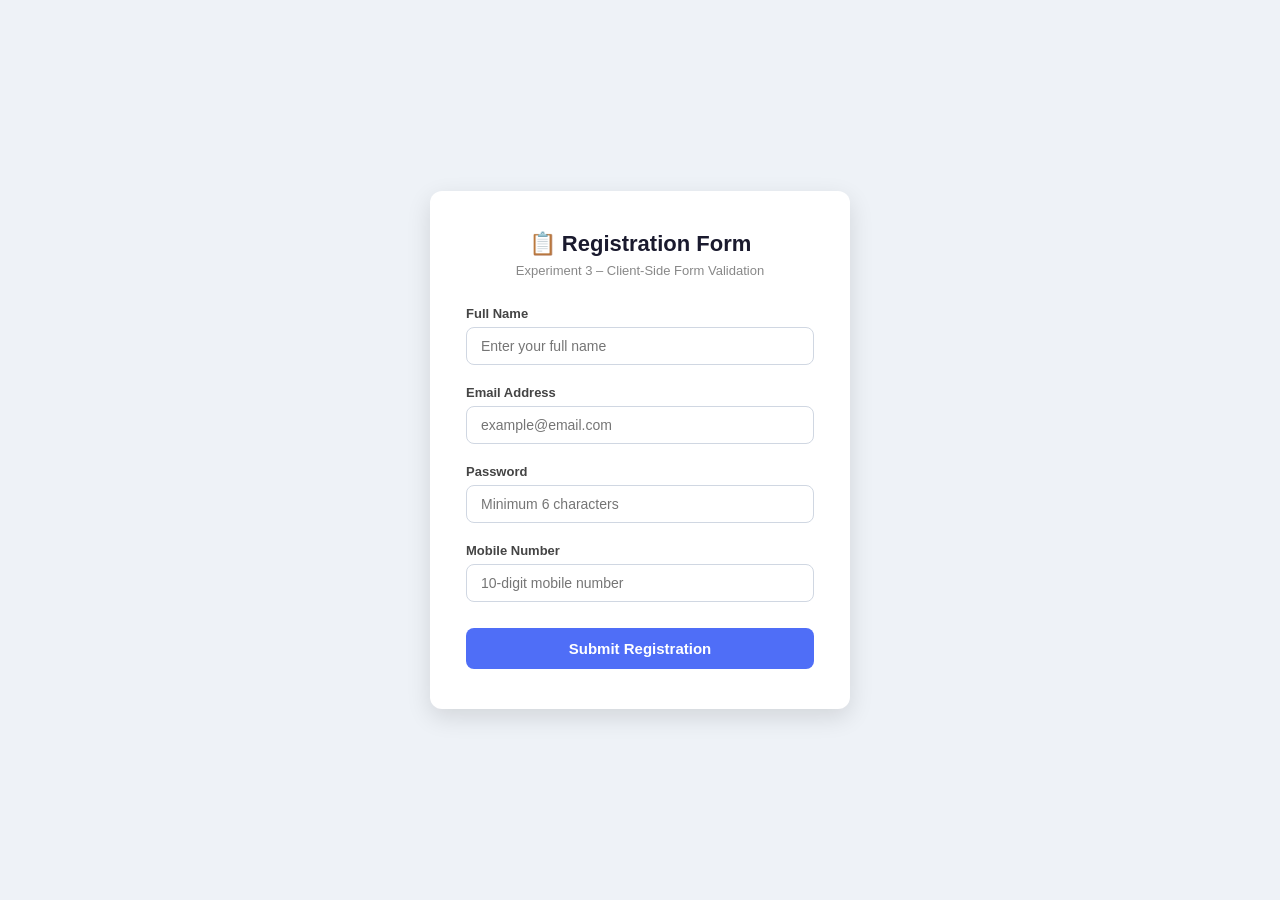
<file: form.html>
<!DOCTYPE html>
<html lang="en">
<head>
  <meta charset="UTF-8" />
  <meta name="viewport" content="width=device-width, initial-scale=1.0"/>
  <title>Experiment 3 – Form Validation</title>

  <style>
    * { box-sizing: border-box; margin: 0; padding: 0; }

    body {
      font-family: 'Segoe UI', Tahoma, Geneva, Verdana, sans-serif;
      background: #eef2f7;
      display: flex;
      justify-content: center;
      align-items: center;
      min-height: 100vh;
    }

    .form-card {
      background: #fff;
      width: 420px;
      border-radius: 12px;
      box-shadow: 0 8px 24px rgba(0,0,0,0.12);
      padding: 40px 36px;
    }

    .form-card h2 {
      text-align: center;
      color: #1a1a2e;
      font-size: 22px;
      margin-bottom: 6px;
    }

    .form-card p.subtitle {
      text-align: center;
      color: #888;
      font-size: 13px;
      margin-bottom: 28px;
    }

    .form-group { margin-bottom: 20px; }

    .form-group label {
      display: block;
      font-size: 13px;
      font-weight: 600;
      color: #444;
      margin-bottom: 6px;
    }

    .form-group input {
      width: 100%;
      padding: 10px 14px;
      border: 1.8px solid #d0d7e2;
      border-radius: 8px;
      font-size: 14px;
      color: #333;
      outline: none;
      transition: border-color 0.25s;
    }

    .form-group input:focus   { border-color: #4f6ef7; }
    .form-group input.error-border   { border-color: #e74c3c; }
    .form-group input.success-border { border-color: #27ae60; }

    /* Inline error text — hidden by default, JS shows it */
    .error-msg {
      display: none;
      color: #e74c3c;
      font-size: 12px;
      margin-top: 5px;
    }

    .btn-submit {
      width: 100%;
      padding: 12px;
      background: #4f6ef7;
      color: #fff;
      font-size: 15px;
      font-weight: 600;
      border: none;
      border-radius: 8px;
      cursor: pointer;
      margin-top: 6px;
      transition: background 0.25s;
    }
    .btn-submit:hover { background: #3a58e0; }

    #success-banner {
      display: none;
      background: #eafaf1;
      border: 1px solid #27ae60;
      color: #1e8449;
      border-radius: 8px;
      padding: 12px;
      text-align: center;
      font-size: 14px;
      font-weight: 600;
      margin-top: 18px;
    }
  </style>
</head>
<body>

  <div class="form-card">
    <h2>📋 Registration Form</h2>
    <p class="subtitle">Experiment 3 – Client-Side Form Validation</p>

    <!--
      novalidate = disables browser's built-in validation popup
      so our JS validation runs instead
    -->
    <form id="registrationForm" novalidate>

      <!-- Name -->
      <div class="form-group">
        <label for="name">Full Name</label>
        <input type="text" id="name" placeholder="Enter your full name" />
        <span class="error-msg" id="nameError">⚠ Name cannot be empty.</span>
      </div>

      <!--
        type="text" used here intentionally (NOT type="email").
        type="email" causes the browser to show its OWN popup
        and block the submit event before JS can run.
        We validate email format ourselves using a regex in JS.
      -->
      <div class="form-group">
        <label for="email">Email Address</label>
        <input type="text" id="email" placeholder="example@email.com" />
        <span class="error-msg" id="emailError">⚠ Enter a valid email (e.g. abc@mail.com).</span>
      </div>

      <!-- Password -->
      <div class="form-group">
        <label for="password">Password</label>
        <input type="password" id="password" placeholder="Minimum 6 characters" />
        <span class="error-msg" id="passwordError">⚠ Password must be at least 6 characters.</span>
      </div>

      <!-- Mobile -->
      <div class="form-group">
        <label for="mobile">Mobile Number</label>
        <input type="text" id="mobile" placeholder="10-digit mobile number" maxlength="10" />
        <span class="error-msg" id="mobileError">⚠ Mobile must be exactly 10 digits.</span>
      </div>

      <button type="submit" class="btn-submit">Submit Registration</button>

    </form>

    <div id="success-banner">
      ✅ Form submitted successfully! All validations passed.
    </div>
  </div>

  <!-- script.js must be in the SAME folder as form.html -->
  <script src="script.js"></script>

</body>
</html>
</file>
